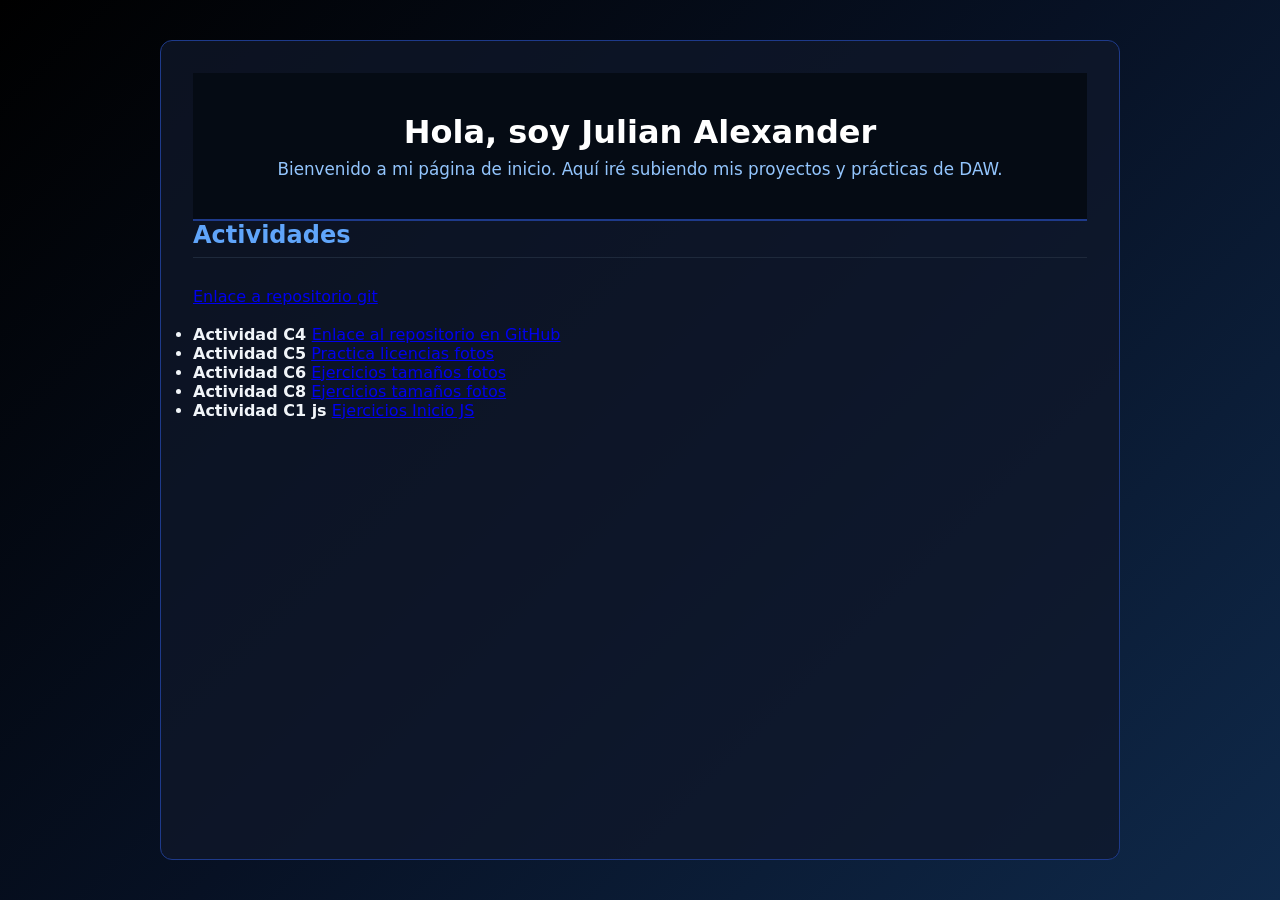
<file: index.html>
<!DOCTYPE html>
<html lang="es">
<head>
    <meta charset="UTF-8">
    <meta name="viewport" content="width=device-width, initial-scale=1.0">
    <title>Inicio | Julian Alexander</title>
    <link rel="stylesheet" href="home.css">
</head>
<body>

    <main class="contenedor">
        <header class="saludo">
            <h1>Hola, soy <span>Julian Alexander</span></h1>
            <p>Bienvenido a mi página de inicio. Aquí iré subiendo mis proyectos y prácticas de DAW.</p>
        </header>

        <section class="actividades">
            <h2>Actividades</h2>
            <p></p>
            <a href="https://github.com/Juulixn18/Interfaces">Enlace a repositorio git</a>
           
            <ul> 
            <br>
                <li>
                    <strong>Actividad C4 </strong> 
                    <a href="https://juulixn18.github.io/Interfaces/AC4/" target="_blank">Enlace al repositorio en GitHub</a>
                </li>
                <li>
                    <strong>Actividad C5</strong> 
                    <a href="https://juulixn18.github.io/Interfaces/AC5/" target="_blank">Practica licencias fotos</a>
                </li>
                <li>
                    <strong>Actividad C6</strong> 
                    <a href="https://juulixn18.github.io/Interfaces/AC6/" target="_blank">Ejercicios tamaños fotos</a>
                </li>
                 <li>
                    <strong>Actividad C8</strong> 
                    <a href="https://juulixn18.github.io/Interfaces/AC8/" target="_blank">Ejercicios tamaños fotos</a>
                </li>
                <li>
                    <strong>Actividad C1 js</strong> 
                    <a href="https://juulixn18.github.io/Interfaces/AC1js/" target="_blank">Ejercicios Inicio JS</a>
                </li>
                
            </ul>
        </section>
    </main>

</body>
</html>
</file>
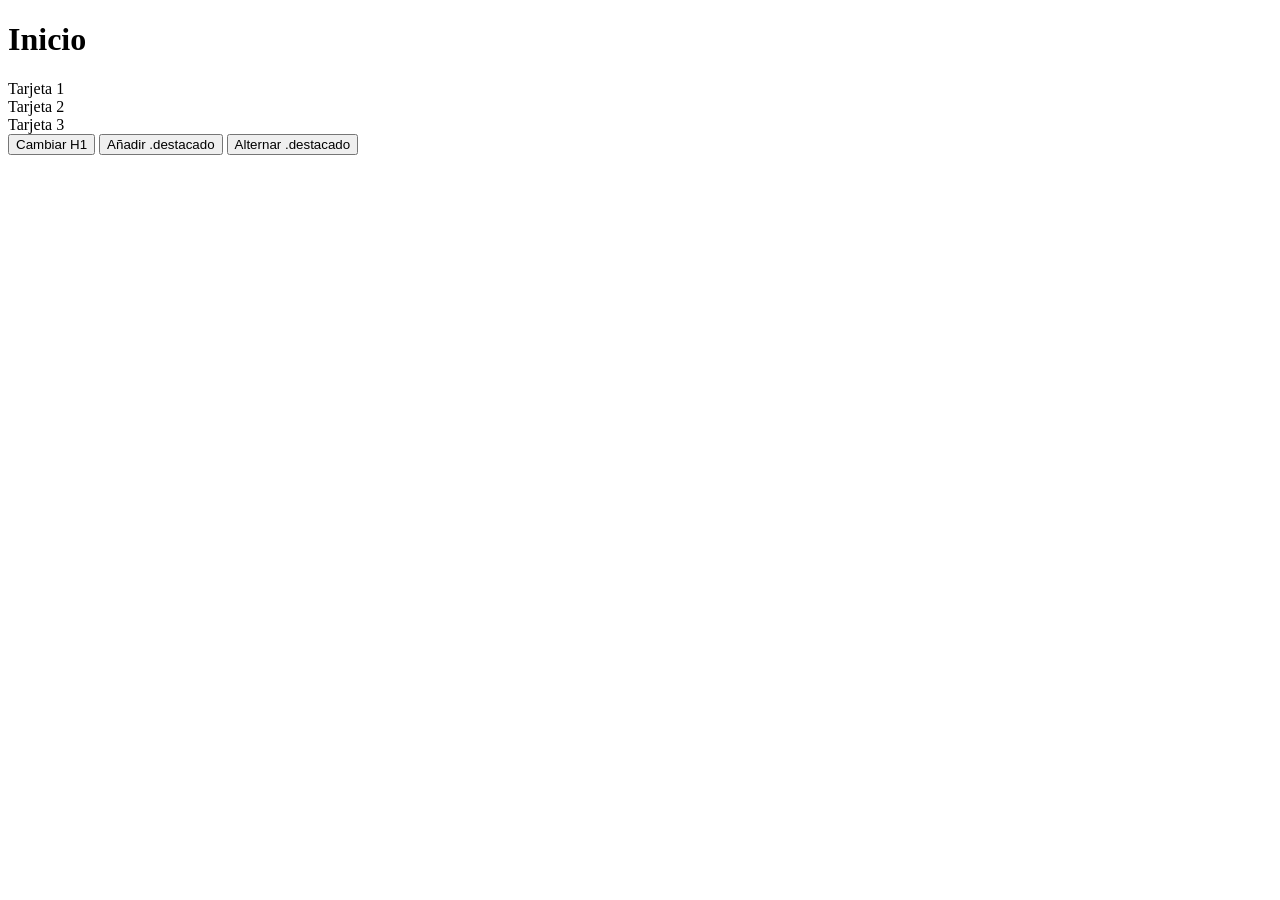
<file: AC1js/index.html>
<!DOCTYPE html>
<html lang="es">
<head>
    <meta charset="UTF-8">
    <title>Práctica DOM</title>
    <link rel="stylesheet" href="styles.css">
</head>
<body>

    <header>
        <h1>Inicio</h1>
    </header>

    <div class="tarjeta">Tarjeta 1</div>
    <div class="tarjeta">Tarjeta 2</div>
    <div class="tarjeta">Tarjeta 3</div>

    <button id="btn-h1">Cambiar H1</button>
    <button id="btn-add">Añadir .destacado</button>
    <button id="btn-toggle">Alternar .destacado</button>

    
    <script src="js/ac1.js", defer></script>
</body>
</html>
</file>
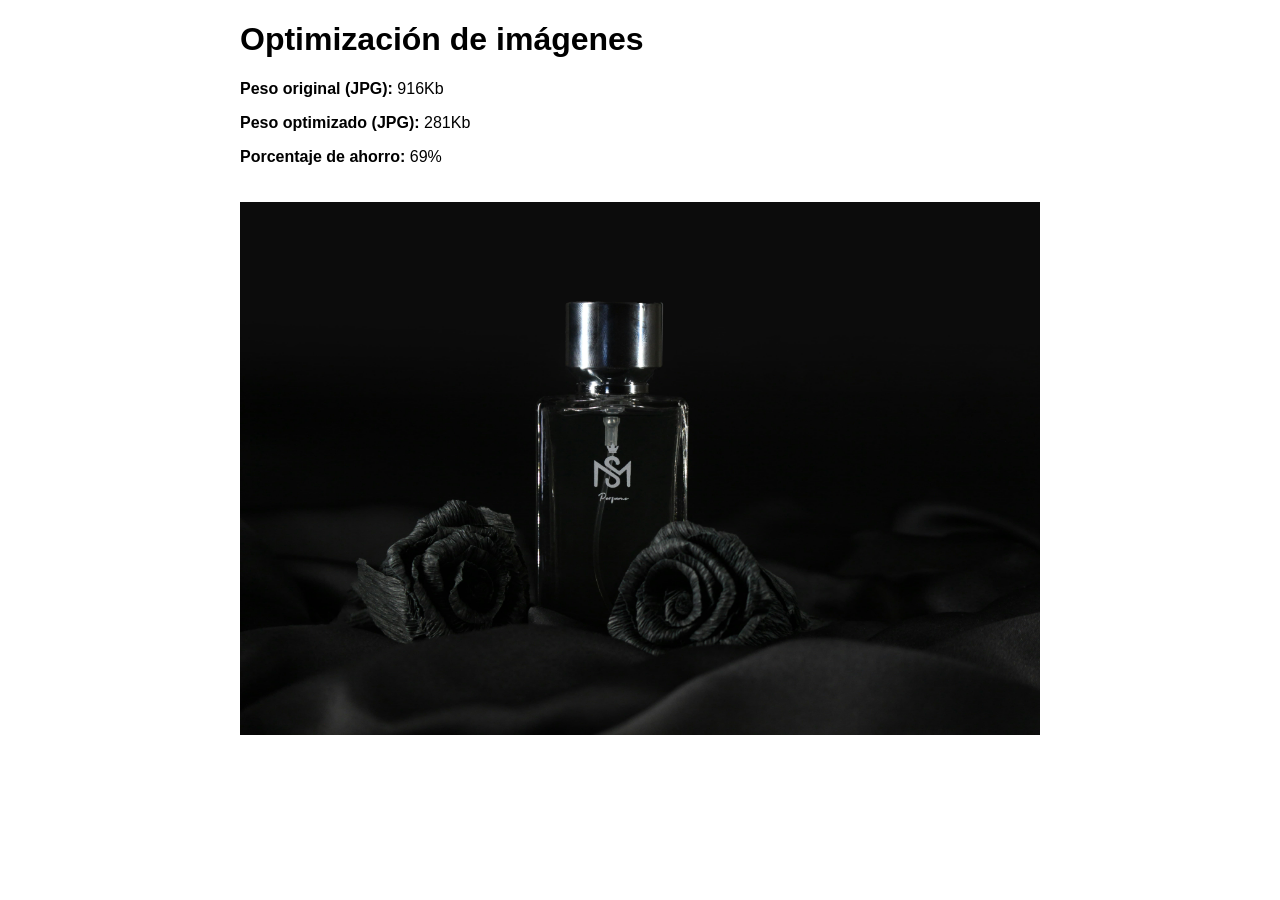
<file: AC6/index.html>
<!DOCTYPE html>
<html lang="es">
<head>
    <meta charset="UTF-8">
    <meta name="viewport" content="width=device-width, initial-scale=1.0">
    <title>Ejercicio Imágenes - Julián Alexander</title>
    <link rel="stylesheet" href="estilos.css">
</head>
<body>

    <h1>Optimización de imágenes</h1>

    <p><strong>Peso original (JPG):</strong> 916Kb</p>
    <p><strong>Peso optimizado (JPG):</strong> 281Kb</p>
    <p><strong>Porcentaje de ahorro:</strong> 69%</p>

    <img 
        src="foto1-grande.jpg" 
        srcset="foto1.jpg 600w, foto1-grande.jpg 1200w"
        sizes="(max-width: 600px) 100vw, 1200px"
        alt="Colonia negra" 
        loading="lazy"
    >

</body>
</html>
</file>
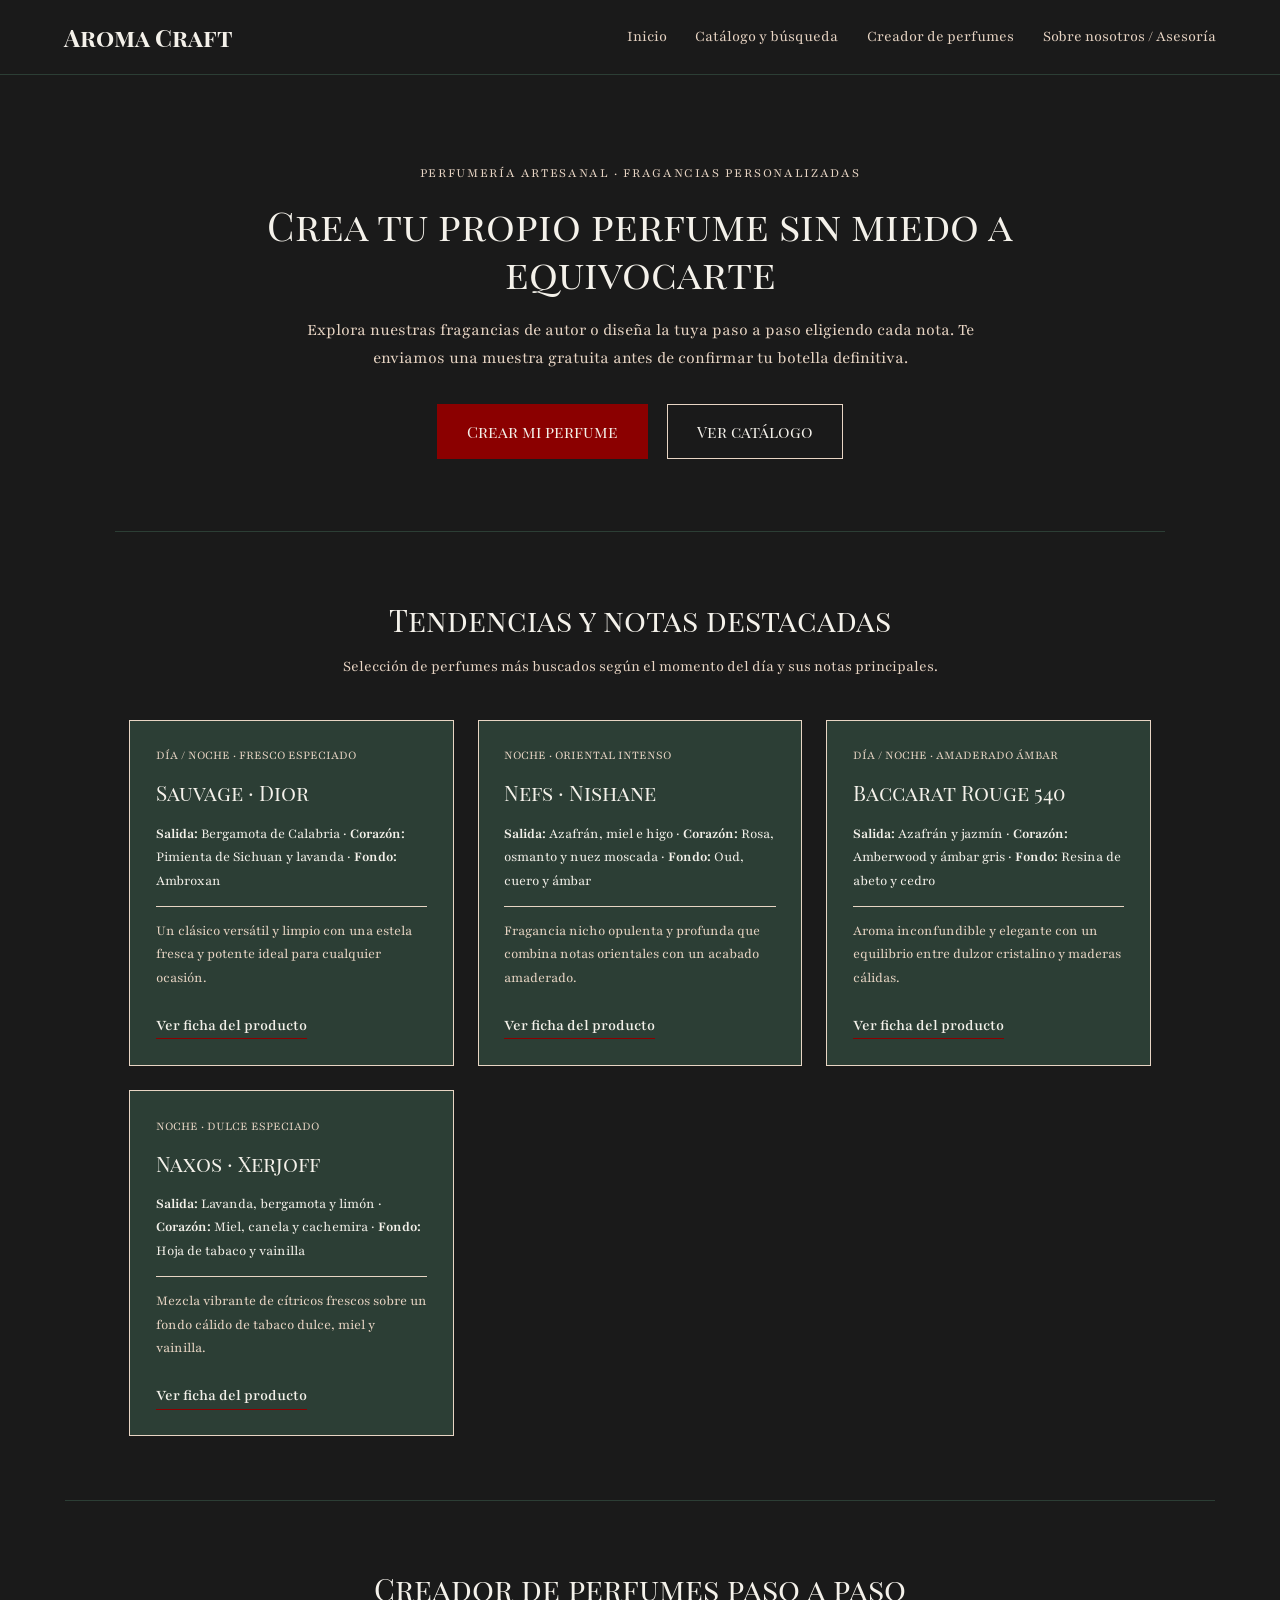
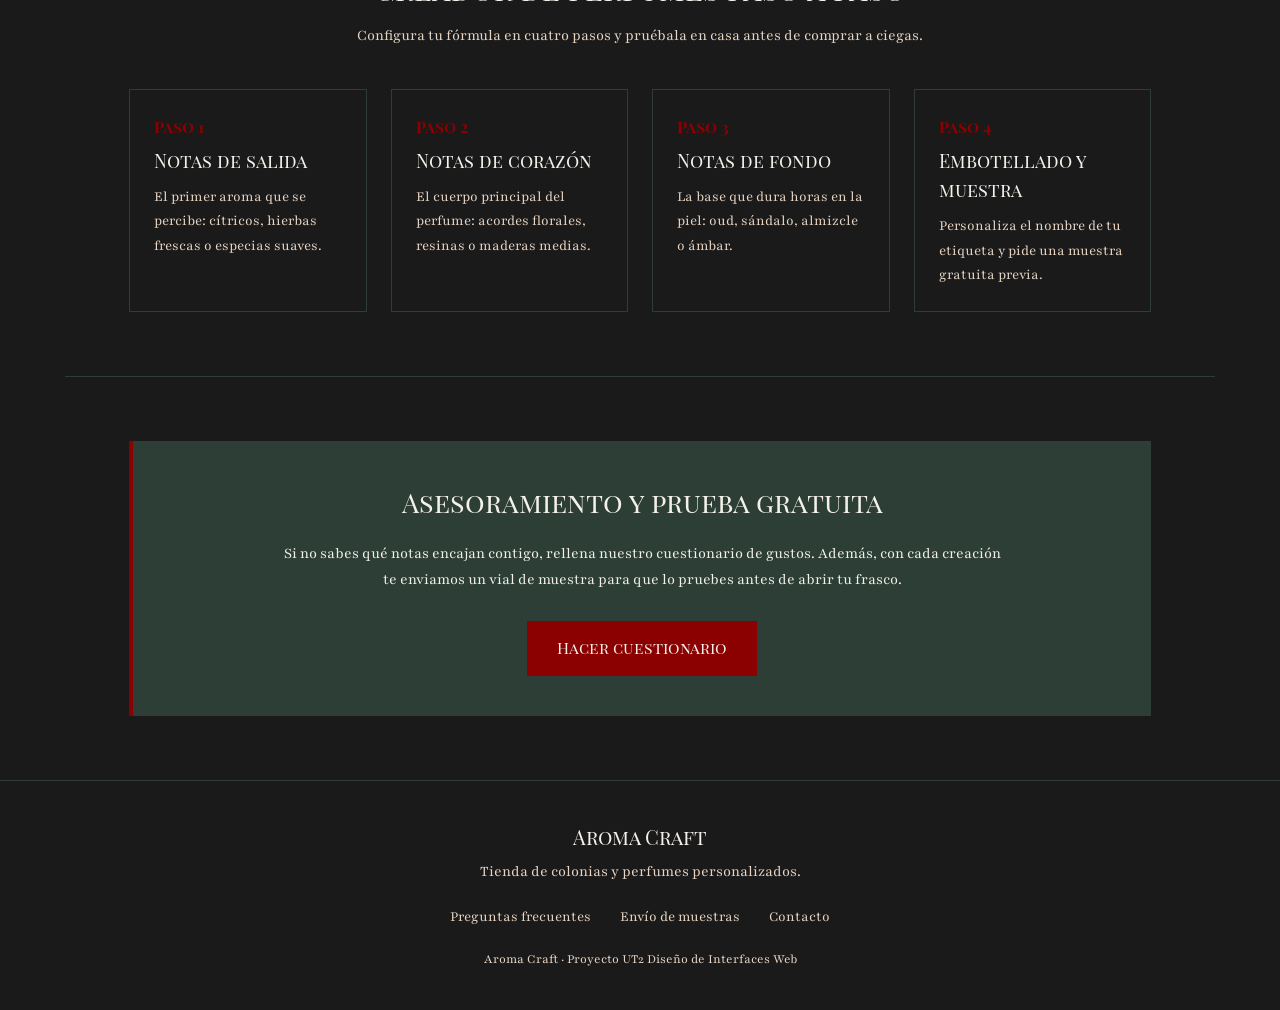
<file: Proyecto aromacraft/index.html>
<!DOCTYPE html>
<html lang="es">
<head>
    <meta charset="UTF-8">
    <meta name="viewport" content="width=device-width, initial-scale=1.0">
    <title>Aroma Craft | Tienda de perfumes y creación a medida</title>
    <link rel="" href="https://fonts.googleapis.com">
    <link rel="" href="https://fonts.gstatic.com" crossorigin>
    <link href="https://fonts.googleapis.com/css2?family=Playfair+Display+SC:wght@400;700&family=Playfair:wght@400;600&display=swap" rel="stylesheet">
    <link rel="stylesheet" href="css/estilos.css">
</head>
<body>

    <header class="cabecera">
        <a href="#inicio" class="logo">Aroma Craft</a>
        <nav class="menu">
            <ul>
                <li><a href="#inicio">Inicio</a></li>
                <li><a href="#catalogo">Catálogo y búsqueda</a></li>
                <li><a href="#creador">Creador de perfumes</a></li>
                <li><a href="#asesoria">Sobre nosotros / Asesoría</a></li>
            </ul>
        </nav>
    </header>

    <main id="inicio" class="principal">

        <section class="portada">
            <p class="etiqueta-superior">Perfumería artesanal · Fragancias personalizadas</p>
            <h1>Crea tu propio perfume sin miedo a equivocarte</h1>
            <p class="texto-portada">
                Explora nuestras fragancias de autor o diseña la tuya paso a paso eligiendo cada nota. 
                Te enviamos una muestra gratuita antes de confirmar tu botella definitiva.
            </p>
            <nav class="botones-portada">
                <a href="#creador" class="boton-rojo">Crear mi perfume</a>
                <a href="#catalogo" class="boton-borde">Ver catálogo</a>
            </nav>
        </section>

        <section id="catalogo" class="tendencias">
            <header class="titulo-seccion">
                <h2>Tendencias y notas destacadas</h2>
                <p>Selección de perfumes más buscados según el momento del día y sus notas principales.</p>
            </header>

            <section class="lista-perfumes">
                <article class="tarjeta-perfume">
                    <span class="uso">Día / Noche · Fresco Especiado</span>
                    <h3>Sauvage · Dior</h3>
                    <p class="notas"><strong>Salida:</strong> Bergamota de Calabria · <strong>Corazón:</strong> Pimienta de Sichuan y lavanda · <strong>Fondo:</strong> Ambroxan</p>
                    <p class="descripcion">Un clásico versátil y limpio con una estela fresca y potente ideal para cualquier ocasión.</p>
                    <a href="#catalogo" class="enlace-detalle">Ver ficha del producto</a>
                </article>

                <article class="tarjeta-perfume">
                    <span class="uso">Noche · Oriental Intenso</span>
                    <h3>Nefs · Nishane</h3>
                    <p class="notas"><strong>Salida:</strong> Azafrán, miel e higo · <strong>Corazón:</strong> Rosa, osmanto y nuez moscada · <strong>Fondo:</strong> Oud, cuero y ámbar</p>
                    <p class="descripcion">Fragancia nicho opulenta y profunda que combina notas orientales con un acabado amaderado.</p>
                    <a href="#catalogo" class="enlace-detalle">Ver ficha del producto</a>
                </article>

                <article class="tarjeta-perfume">
                    <span class="uso">Día / Noche · Amaderado Ámbar</span>
                    <h3>Baccarat Rouge 540</h3>
                    <p class="notas"><strong>Salida:</strong> Azafrán y jazmín · <strong>Corazón:</strong> Amberwood y ámbar gris · <strong>Fondo:</strong> Resina de abeto y cedro</p>
                    <p class="descripcion">Aroma inconfundible y elegante con un equilibrio entre dulzor cristalino y maderas cálidas.</p>
                    <a href="#catalogo" class="enlace-detalle">Ver ficha del producto</a>
                </article>

                <article class="tarjeta-perfume">
                    <span class="uso">Noche · Dulce Especiado</span>
                    <h3>Naxos · Xerjoff</h3>
                    <p class="notas"><strong>Salida:</strong> Lavanda, bergamota y limón · <strong>Corazón:</strong> Miel, canela y cachemira · <strong>Fondo:</strong> Hoja de tabaco y vainilla</p>
                    <p class="descripcion">Mezcla vibrante de cítricos frescos sobre un fondo cálido de tabaco dulce, miel y vainilla.</p>
                    <a href="#catalogo" class="enlace-detalle">Ver ficha del producto</a>
                </article>
            </section>
        </section>

        <section id="creador" class="creador">
            <header class="titulo-seccion">
                <h2>Creador de perfumes paso a paso</h2>
                <p>Configura tu fórmula en cuatro pasos y pruébala en casa antes de comprar a ciegas.</p>
            </header>

            <section class="lista-pasos">
                <article class="paso">
                    <span class="num-paso">Paso 1</span>
                    <h3>Notas de salida</h3>
                    <p>El primer aroma que se percibe: cítricos, hierbas frescas o especias suaves.</p>
                </article>

                <article class="paso">
                    <span class="num-paso">Paso 2</span>
                    <h3>Notas de corazón</h3>
                    <p>El cuerpo principal del perfume: acordes florales, resinas o maderas medias.</p>
                </article>

                <article class="paso">
                    <span class="num-paso">Paso 3</span>
                    <h3>Notas de fondo</h3>
                    <p>La base que dura horas en la piel: oud, sándalo, almizcle o ámbar.</p>
                </article>

                <article class="paso">
                    <span class="num-paso">Paso 4</span>
                    <h3>Embotellado y muestra</h3>
                    <p>Personaliza el nombre de tu etiqueta y pide una muestra gratuita previa.</p>
                </article>
            </section>
        </section>

        <section id="asesoria" class="asesoria">
            <article class="caja-asesoria">
                <h2>Asesoramiento y prueba gratuita</h2>
                <p>
                    Si no sabes qué notas encajan contigo, rellena nuestro cuestionario de gustos. 
                    Además, con cada creación te enviamos un vial de muestra para que lo pruebes antes de abrir tu frasco.
                </p>
                <a href="#asesoria" class="boton-rojo">Hacer cuestionario</a>
            </article>
        </section>

    </main>

    <footer class="pie">
        <section class="pie-info">
            <h3>Aroma Craft</h3>
            <p>Tienda de colonias y perfumes personalizados.</p>
        </section>
        <nav class="pie-enlaces">
            <ul>
                <li><a href="#asesoria">Preguntas frecuentes</a></li>
                <li><a href="#asesoria">Envío de muestras</a></li>
                <li><a href="#asesoria">Contacto</a></li>
            </ul>
        </nav>
        <p class="copy">Aroma Craft · Proyecto UT2 Diseño de Interfaces Web</p>
    </footer>

</body>
</html>
</file>
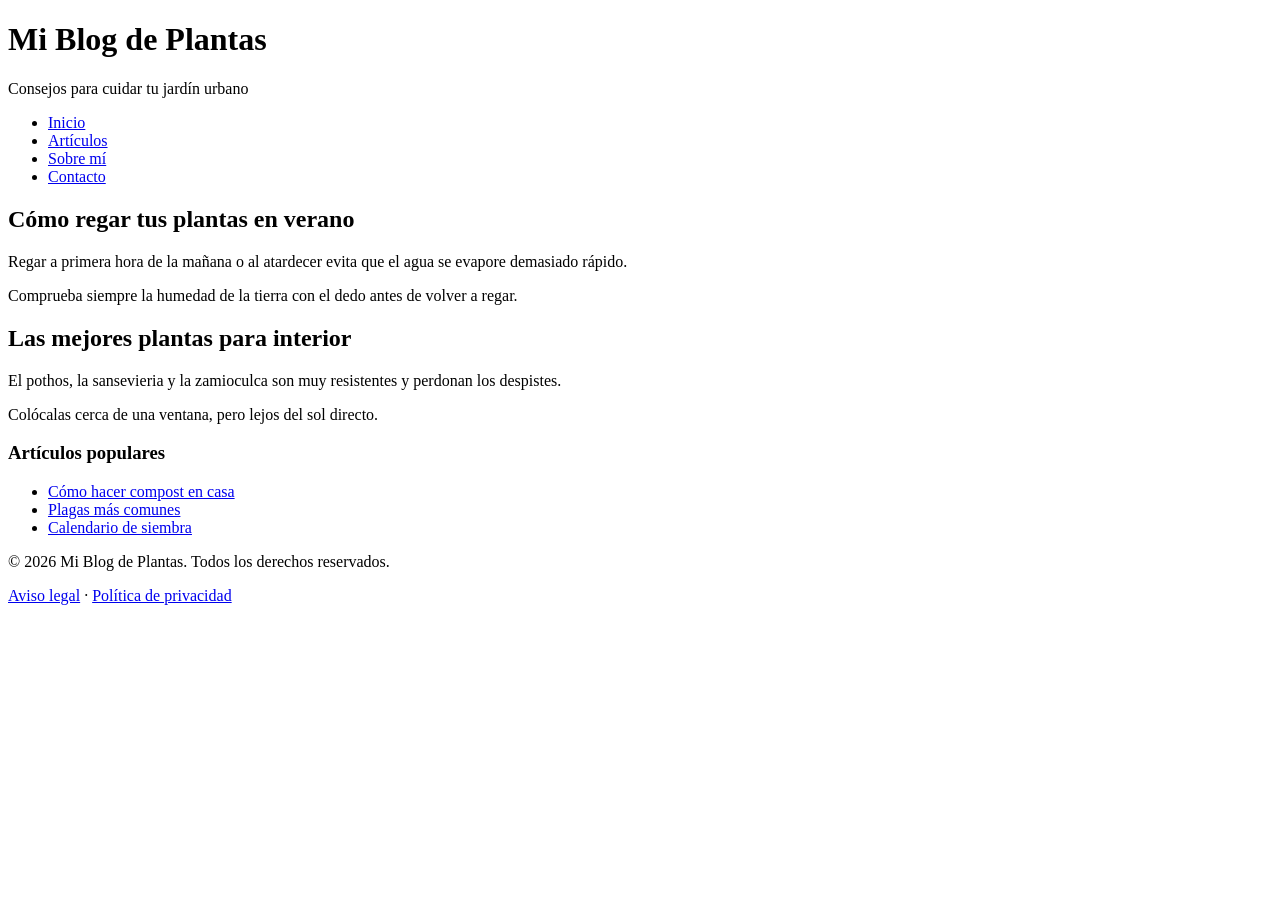
<file: Ejercicio 4 -base.html>
<!DOCTYPE html>
<html lang="es">
<head>
  <meta charset="UTF-8">
  <meta name="viewport" content="width=device-width, initial-scale=1.0">
  <title>Ejercicio 4 · Semantiza un HTML</title>
</head>
<body>

  <header class="cabecera">
    <h1>Mi Blog de Plantas</h1>
    <p>Consejos para cuidar tu jardín urbano</p>
  </header>

  <nav class="menu">
    <ul>
      <li><a href="#">Inicio</a></li>
      <li><a href="#">Artículos</a></li>
      <li><a href="#">Sobre mí</a></li>
      <li><a href="#">Contacto</a></li>
    </ul>
  </nav>

  <main class="principal">

    <article class="entrada">
      <h2>Cómo regar tus plantas en verano</h2>
      <p>Regar a primera hora de la mañana o al atardecer evita que el agua se evapore demasiado rápido.</p>
      <p>Comprueba siempre la humedad de la tierra con el dedo antes de volver a regar.</p>
    </article>

    <article class="entrada">
      <h2>Las mejores plantas para interior</h2>
      <p>El pothos, la sansevieria y la zamioculca son muy resistentes y perdonan los despistes.</p>
      <p>Colócalas cerca de una ventana, pero lejos del sol directo.</p>
    </article>

    <aside class="lateral">
      <h3>Artículos populares</h3>
      <ul>
        <li><a href="#">Cómo hacer compost en casa</a></li>
        <li><a href="#">Plagas más comunes</a></li>
        <li><a href="#">Calendario de siembra</a></li>
      </ul>
    </aside>

  </main>

  <footer class="pie">
    <p>© 2026 Mi Blog de Plantas. Todos los derechos reservados.</p>
    <p><a href="#">Aviso legal</a> · <a href="#">Política de privacidad</a></p>
  </footer>

</body>
</html>
</file>
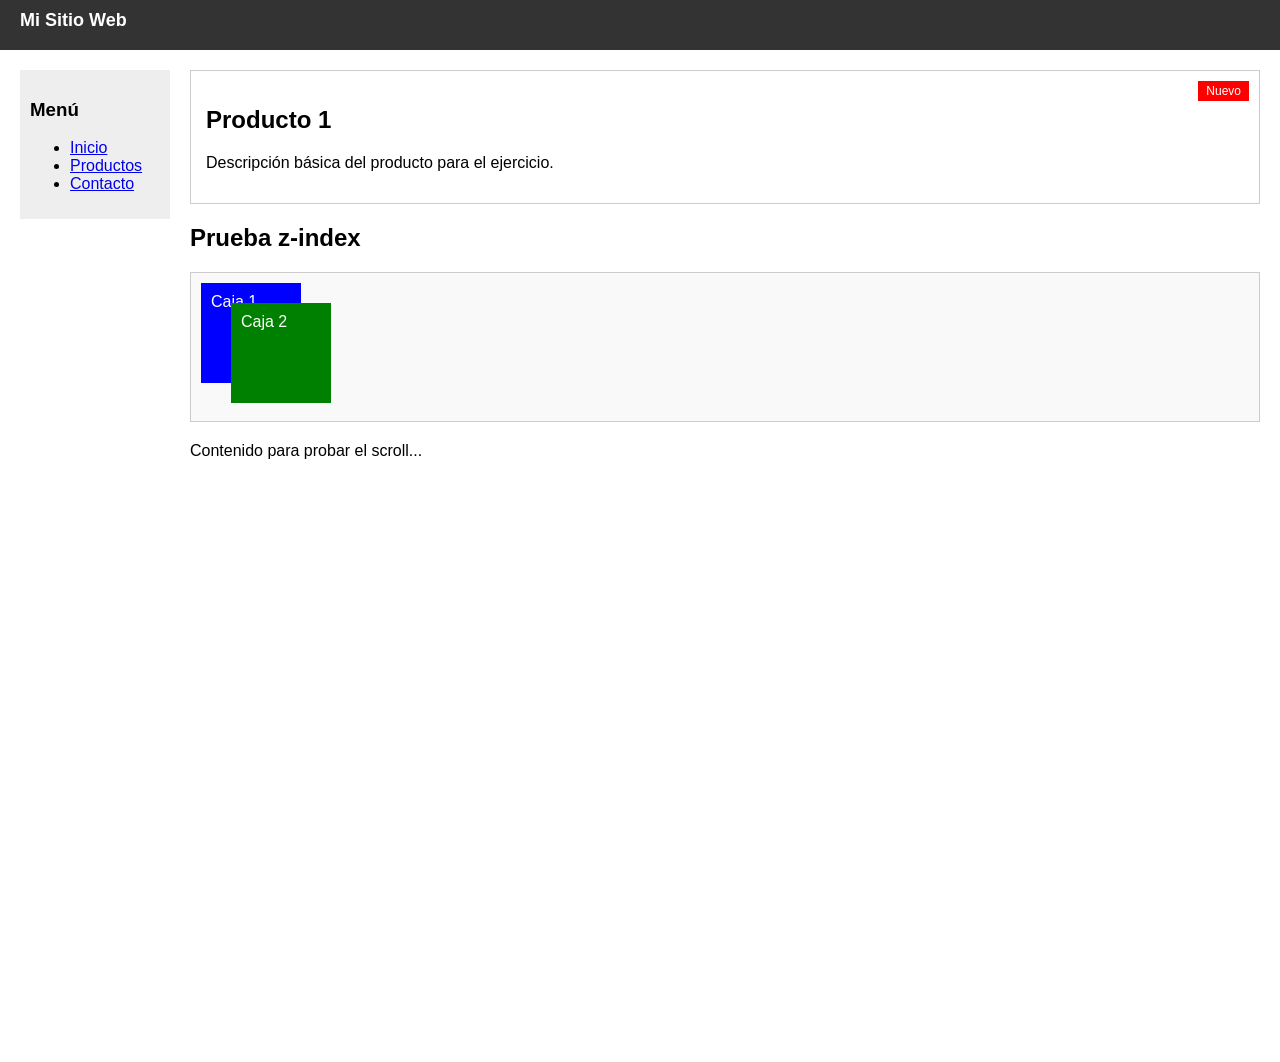
<file: Ejercicio 6.html>
<!DOCTYPE html>
<html lang="es">
<head>
  <meta charset="UTF-8">
  <title>Ejercicio 6 - Posicionamiento</title>
  <link rel="stylesheet" href="ejercicio6.css">
</head>
<body>

  <header class="cabecera">
    <h1>Mi Sitio Web</h1>
  </header>

  <div class="contenedor">
    
    <aside class="menu">
      <h3>Menú</h3>
      <ul>
        <li><a href="#">Inicio</a></li>
        <li><a href="#">Productos</a></li>
        <li><a href="#">Contacto</a></li>
      </ul>
    </aside>

    <main class="contenido">

      <div class="tarjeta">
        <span class="badge">Nuevo</span>
        <h2>Producto 1</h2>
        <p>Descripción básica del producto para el ejercicio.</p>
      </div>

      <div class="seccion-cajas">
        <h2>Prueba z-index</h2>
        <div class="caja-padre">
          <div class="caja1">Caja 1</div>
          <div class="caja2">Caja 2</div>
        </div>
      </div>

      <div class="espacio-scroll">
        <p>Contenido para probar el scroll...</p>
      </div>

    </main>

  </div>

</body>
</html>
</file>
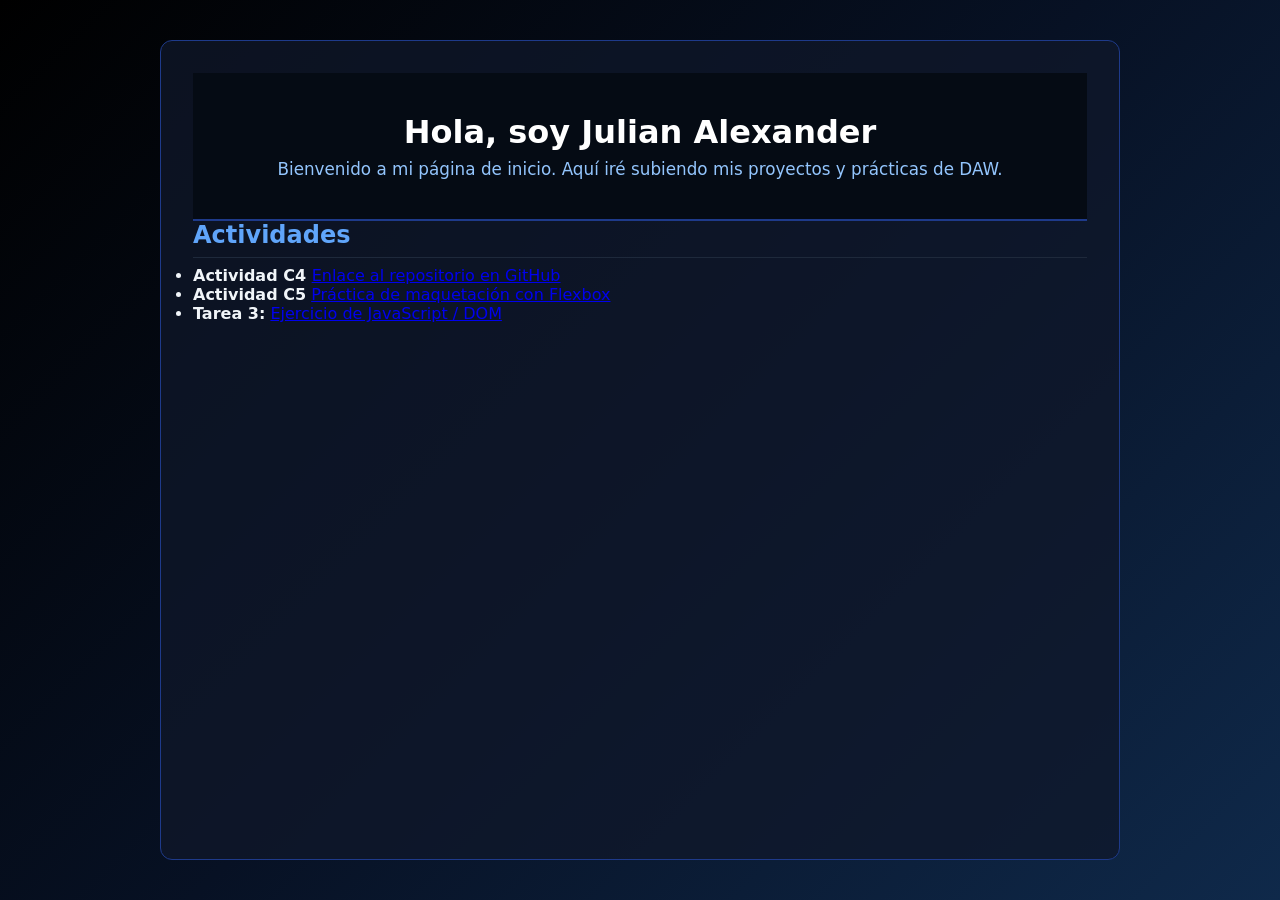
<file: home.html>
<!DOCTYPE html>
<html lang="es">
<head>
    <meta charset="UTF-8">
    <meta name="viewport" content="width=device-width, initial-scale=1.0">
    <title>Inicio | Julian Alexander</title>
    <link rel="stylesheet" href="home.css">
</head>
<body>

    <main class="contenedor">
        <header class="saludo">
            <h1>Hola, soy <span>Julian Alexander</span></h1>
            <p>Bienvenido a mi página de inicio. Aquí iré subiendo mis proyectos y prácticas de DAW.</p>
        </header>

        <section class="actividades">
            <h2>Actividades</h2>
            <ul>
                <li>
                    <strong>Actividad C4 </strong> 
                    <a href="https://juulixn18.github.io/Interfaces/AC4/" target="_blank">Enlace al repositorio en GitHub</a>
                </li>
                <li>
                    <strong>Actividad C5</strong> 
                    <a href="https://github.com/Juulixn18/Interfaces/tree/master/AC5" target="_blank">Práctica de maquetación con Flexbox</a>
                </li>
                <li>
                    <strong>Tarea 3:</strong> 
                    <a href="https://github.com/tu-usuario/tarea-3" target="_blank">Ejercicio de JavaScript / DOM</a>
                </li>
            </ul>
        </section>
    </main>

</body>
</html>
</file>
<file: home.css>
/* Reset básico */
* {
  box-sizing: border-box;
  margin: 0;
  padding: 0;
}

body {
  font-family: 'Segoe UI', system-ui, -apple-system, sans-serif;
  background: linear-gradient(135deg, #000000 0%, #071124 50%, #0f294a 100%);
  color: #f1f5f9;
  min-height: 100vh;
  display: flex;
  flex-direction: column;
}

/* 1. ÁREA DE CABECERA */
header {
  background-color: #050b14;
  text-align: center;
  padding: 2.5rem 1rem;
  border-bottom: 2px solid #1e3a8a;
}

header h1 {
  font-size: 2rem;
  color: #ffffff;
  margin-bottom: 0.5rem;
}

header p {
  color: #93c5fd;
  font-size: 1.05rem;
}

/* 2. ÁREA DE NAVEGACIÓN */
nav {
  background-color: #0b172a;
  padding: 0.8rem 1rem;
  border-bottom: 1px solid #1e293b;
}

nav ul {
  list-style: none;
  display: flex;
  justify-content: center;
  gap: 2rem;
}

nav a {
  color: #e2e8f0;
  text-decoration: none;
  font-weight: 600;
  padding: 0.4rem 0.8rem;
  border-radius: 6px;
  transition: background-color 0.2s, color 0.2s;
}

nav a:hover {
  background-color: #1d4ed8;
  color: #ffffff;
}

/* 3. ÁREA PRINCIPAL */
main {
  flex: 1;
  max-width: 960px;
  width: 90%;
  margin: 2.5rem auto;
  background-color: rgba(15, 23, 42, 0.75);
  padding: 2rem;
  border-radius: 12px;
  border: 1px solid #1e3a8a;
}

main h2 {
  color: #60a5fa;
  margin-bottom: 0.5rem;
  border-bottom: 1px solid #1e293b;
  padding-bottom: 0.5rem;
}

main > section > p {
  color: #cbd5e1;
  margin-bottom: 1.8rem;
}

/* Cuadrícula de ejercicios */
.lista-ejercicios {
  display: grid;
  grid-template-columns: repeat(auto-fit, minmax(260px, 1fr));
  gap: 1.5rem;
}

.tarjeta {
  background-color: #091220;
  border: 1px solid #1e3a8a;
  border-radius: 10px;
  padding: 1.5rem;
  display: flex;
  flex-direction: column;
  justify-content: space-between;
}

.tarjeta h3 {
  color: #ffffff;
  margin-bottom: 0.6rem;
  font-size: 1.2rem;
}

.tarjeta p {
  color: #94a3b8;
  font-size: 0.95rem;
  line-height: 1.5;
  margin-bottom: 1.2rem;
}

.boton {
  display: inline-block;
  text-align: center;
  background-color: #1d4ed8;
  color: #ffffff;
  text-decoration: none;
  padding: 0.6rem 1rem;
  border-radius: 6px;
  font-weight: 600;
  transition: background-color 0.2s;
}

.boton:hover {
  background-color: #2563eb;
}

.boton.desactivado {
  background-color: #334155;
  color: #94a3b8;
  pointer-events: none;
}

/* 4. ÁREA DE PIE DE PÁGINA */
footer {
  background-color: #050b14;
  text-align: center;
  padding: 1.2rem;
  border-top: 1px solid #1e293b;
  color: #64748b;
  font-size: 0.9rem;
}
</file>
<file: AC1js/styles.css>
.destacado {
    background-color: yellow;
}
</file>
<file: AC6/estilos.css>
body {
    font-family: Arial, sans-serif;
    max-width: 800px;
    margin: 20px auto;
    padding: 0 15px;
}

img {
    max-width: 100%;
    height: auto;
    margin-top: 20px;
}
</file>
<file: Proyecto aromacraft/css/estilos.css>
/* Modelo de caja global */
* {
    box-sizing: border-box;
    margin: 0;
    padding: 0;
}

body {
    background-color: #1A1A1A;
    color: #F4F1EA;
    font-family: 'Playfair', serif;
    line-height: 1.6;
}

h1, h2, h3 {
    font-family: 'Playfair Display SC', serif;
    font-weight: 400;
    color: #F4F1EA;
}

/* Cabecera fija */
header.cabecera {
    position: fixed;
    top: 0;
    left: 0;
    width: 100%;
    height: 75px;
    background-color: #1A1A1A;
    border-bottom: 1px solid #2C3E35;
    padding: 0 5%;
    display: flex;
    justify-content: space-between;
    align-items: center;
    z-index: 100;
}

.logo {
    font-family: 'Playfair Display SC', serif;
    font-size: 1.5rem;
    font-weight: 700;
    color: #F4F1EA;
    text-decoration: none;
}

/* Selector descendiente */
.menu ul {
    list-style: none;
    display: flex;
    gap: 1.8rem;
}

.menu a {
    color: #E8D5C4;
    text-decoration: none;
    font-size: 1rem;
    padding-bottom: 3px;
    border-bottom: 2px solid transparent;
}

/* Pseudo-clase hover */
.menu a:hover {
    color: #F4F1EA;
    border-bottom-color: #8B0000;
}

/* Compensación del header fijo */
main.principal {
    padding-top: 75px;
}

/* Portada */
section.portada {
    max-width: 1050px;
    margin: 0 auto;
    padding: 5.5rem 5% 4.5rem 5%;
    text-align: center;
    border-bottom: 1px solid #2C3E35;
}

.etiqueta-superior {
    color: #E8D5C4;
    font-size: 0.85rem;
    text-transform: uppercase;
    letter-spacing: 0.12em;
    margin-bottom: 1rem;
}

section.portada h1 {
    font-size: 2.5rem;
    line-height: 1.2;
    margin-bottom: 1.2rem;
}

.texto-portada {
    color: #E8D5C4;
    font-size: 1.1rem;
    max-width: 700px;
    margin: 0 auto 2rem auto;
}

.botones-portada {
    display: flex;
    justify-content: center;
    gap: 1.2rem;
    flex-wrap: wrap;
}

.boton-rojo {
    display: inline-block;
    background-color: #8B0000;
    color: #F4F1EA;
    text-decoration: none;
    padding: 0.85rem 1.8rem;
    border: 1px solid #8B0000;
    font-family: 'Playfair Display SC', serif;
}

.boton-rojo:hover {
    background-color: #660000;
    border-color: #E8D5C4;
}

.boton-borde {
    display: inline-block;
    background-color: transparent;
    color: #F4F1EA;
    text-decoration: none;
    padding: 0.85rem 1.8rem;
    border: 1px solid #E8D5C4;
    font-family: 'Playfair Display SC', serif;
}

.boton-borde:hover {
    background-color: #E8D5C4;
    color: #1A1A1A;
}

/* Secciones generales */
.tendencias,
.creador,
.asesoria {
    max-width: 1150px;
    margin: 0 auto;
    padding: 4rem 5%;
}

.titulo-seccion {
    text-align: center;
    margin-bottom: 2.5rem;
}

.titulo-seccion h2 {
    font-size: 1.9rem;
    margin-bottom: 0.6rem;
}

.titulo-seccion p {
    color: #E8D5C4;
}

/* Catálogo y tarjetas */
.lista-perfumes {
    display: grid;
    grid-template-columns: repeat(auto-fit, minmax(240px, 1fr));
    gap: 1.5rem;
}


article.tarjeta-perfume {
    background-color: #2C3E35;
    border: 1px solid #E8D5C4;
    padding: 1.6rem;
    display: flex;
    flex-direction: column;
    justify-content: space-between;
}

article.tarjeta-perfume:hover {
    border-color: #8B0000;
}

.uso {
    color: #E8D5C4;
    font-size: 0.8rem;
    text-transform: uppercase;
    margin-bottom: 0.6rem;
}

article.tarjeta-perfume h3 {
    font-size: 1.3rem;
    margin-bottom: 0.8rem;
}

.notas {
    font-size: 0.92rem;
    padding-bottom: 0.8rem;
    margin-bottom: 0.8rem;
    border-bottom: 1px solid #E8D5C4;
}

.descripcion {
    color: #E8D5C4;
    font-size: 0.92rem;
    margin-bottom: 1.4rem;
}

.enlace-detalle {
    color: #F4F1EA;
    text-decoration: none;
    font-weight: 600;
    border-bottom: 1px solid #8B0000;
    align-self: flex-start;
}

.enlace-detalle:hover {
    color: #E8D5C4;
}

/* Pasos del creador */
.creador {
    border-top: 1px solid #2C3E35;
    border-bottom: 1px solid #2C3E35;
}

.lista-pasos {
    display: grid;
    grid-template-columns: repeat(auto-fit, minmax(220px, 1fr));
    gap: 1.5rem;
}

article.paso {
    background-color: #1A1A1A;
    border: 1px solid #2C3E35;
    padding: 1.5rem;
}

.num-paso {
    display: block;
    color: #8B0000;
    font-family: 'Playfair Display SC', serif;
    font-weight: 700;
    margin-bottom: 0.4rem;
}

article.paso h3 {
    font-size: 1.15rem;
    margin-bottom: 0.6rem;
}

article.paso p {
    color: #E8D5C4;
    font-size: 0.95rem;
}

/* Bloque asesoría */
article.caja-asesoria {
    background-color: #2C3E35;
    border-left: 4px solid #8B0000;
    padding: 2.5rem;
    text-align: center;
}

article.caja-asesoria h2 {
    font-size: 1.7rem;
    margin-bottom: 1rem;
}

article.caja-asesoria p {
    max-width: 720px;
    margin: 0 auto 1.8rem auto;
}

/* Footer */
footer.pie {
    border-top: 1px solid #2C3E35;
    padding: 2.5rem 5%;
    text-align: center;
}

.pie-info h3 {
    font-size: 1.25rem;
    margin-bottom: 0.4rem;
}

.pie-info p {
    color: #E8D5C4;
    margin-bottom: 1.2rem;
}

.pie-enlaces ul {
    list-style: none;
    display: flex;
    justify-content: center;
    gap: 1.8rem;
    flex-wrap: wrap;
    margin-bottom: 1.2rem;
}

.pie-enlaces a {
    color: #E8D5C4;
    text-decoration: none;
    font-size: 0.95rem;
}

.pie-enlaces a:hover {
    color: #F4F1EA;
    text-decoration: underline;
}

.copy {
    color: #E8D5C4;
    font-size: 0.85rem;
}
</file>
<file: ejercicio6.css>
*, 
*::before, 
*::after {
  box-sizing: border-box;
}
body {
  margin: 0;
  font-family: sans-serif;
  padding-top: 50px; 
}
.cabecera {
  position: fixed;
  top: 0;
  left: 0;
  width: 100%;
  height: 50px;
  background-color: #333;
  color: white;
  padding: 10px 20px;
}
.cabecera h1 {
  margin: 0;
  font-size: 18px;
}
.contenedor {
  display: flex;
  padding: 20px;
  gap: 20px;
}
.menu {
  position: sticky;
  top: 60px;
  width: 150px;
  height: fit-content;
  background-color: #eee;
  padding: 10px;
}
.contenido {
  flex: 1;
}
.tarjeta {
  position: relative;
  border: 1px solid #ccc;
  padding: 15px;
  margin-bottom: 20px;
}
.badge {
  position: absolute;
  top: 10px;
  right: 10px;
  background-color: red;
  color: white;
  padding: 3px 8px;
  font-size: 12px;
}
.caja-padre {
  position: relative;
  height: 150px;
  background-color: #f9f9f9;
  border: 1px solid #ccc;
}
.caja1, .caja2 {
  position: absolute;
  width: 100px;
  height: 100px;
  color: white;
  padding: 10px;
}
.caja1 {
  top: 10px;
  left: 10px;
  background-color: blue;
  z-index: 1;
}
.caja2 {
  top: 30px;
  left: 40px;
  background-color: green;
  z-index: 2;
}
.espacio-scroll {
  height: 600px;
  margin-top: 20px;
}
</file>
